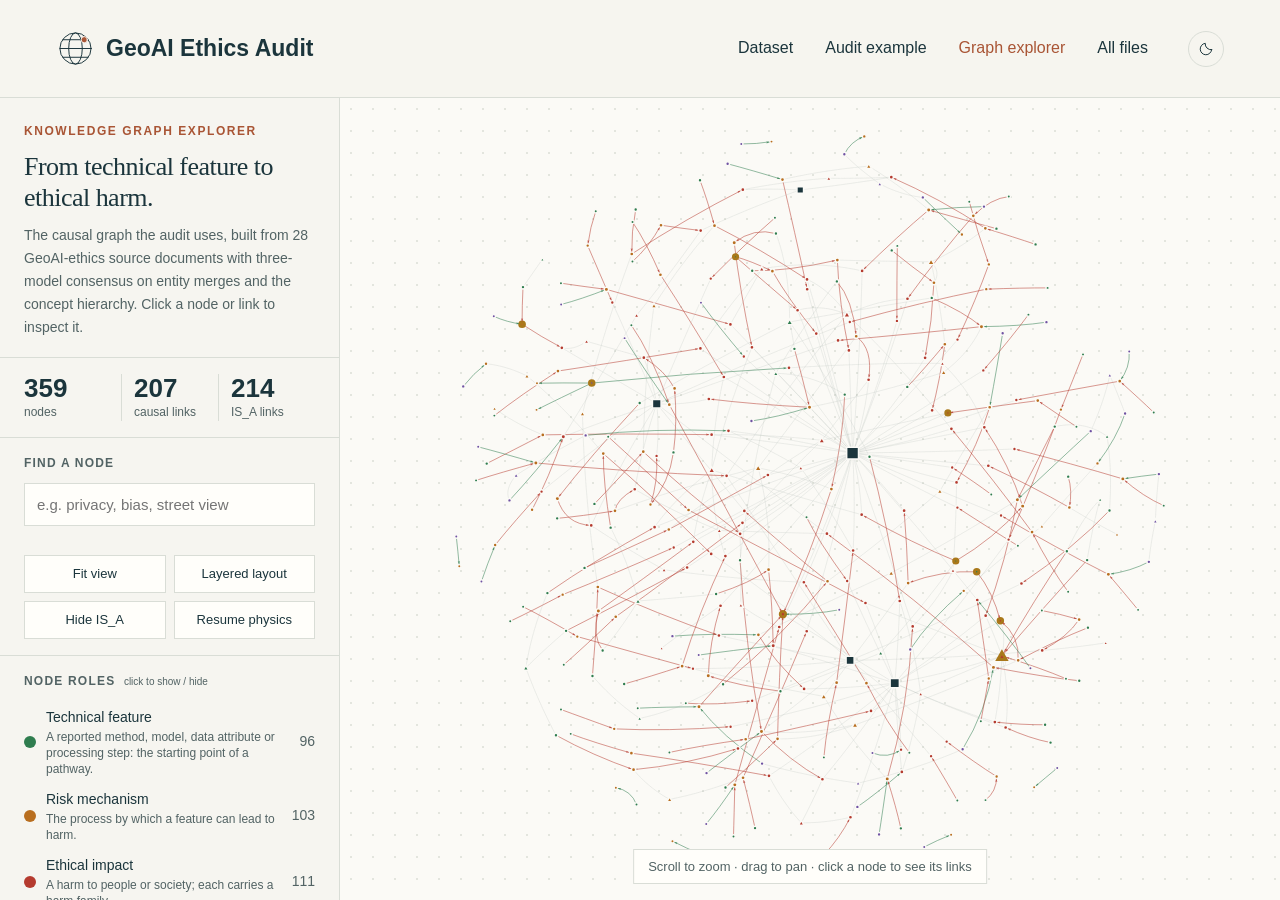
<file: graph.html>
<!doctype html>
<html lang="en">
<head>
  <meta charset="utf-8">
  <meta name="viewport" content="width=device-width, initial-scale=1">
  <meta name="description" content="Interactive explorer for the GeoAI ethics knowledge graph: technical features, risk mechanisms, ethical impacts, mitigations and their IS_A hierarchy.">
  <meta name="theme-color" content="#f6f5f0">
  <title>Knowledge Graph Explorer</title>
  <link rel="icon" href="assets/favicon.svg" type="image/svg+xml">
  <link rel="stylesheet" href="assets/style.css">
  <link rel="stylesheet" href="assets/graph.css">
  <script>
    /* Apply the saved or system theme before first paint (same key as the main page). */
    (function () {
      var t = null;
      try { t = localStorage.getItem('geoai-release-theme'); } catch (_) {}
      if (!t) t = window.matchMedia('(prefers-color-scheme: dark)').matches ? 'dark' : 'light';
      document.documentElement.dataset.theme = t;
    })();
  </script>
  <script src="assets/vendor/vis-network.min.js" defer></script>
  <script src="assets/graph_data.js" defer></script>
  <script src="assets/graph.js" defer></script>
</head>
<body class="graph-page">
<a class="skip-link" href="#kg-main">Skip to content</a>
<header class="site-header">
  <a class="brand" href="index.html" aria-label="GeoAI Ethics Audit home"><svg class="brand-mark" viewBox="0 0 40 40" aria-hidden="true"><circle cx="20" cy="20" r="16"/><ellipse cx="20" cy="20" rx="7" ry="16"/><path d="M4 20h32M7 11h26M7 29h26"/><circle class="brand-dot" cx="29" cy="11" r="3.2"/></svg><span>GeoAI Ethics Audit</span></a>
  <nav aria-label="Main navigation"><a href="index.html#datasets">Dataset</a><a href="index.html#method">Audit example</a><a href="graph.html" aria-current="page">Graph explorer</a><a href="index.html#data">All files</a></nav>
  <button class="theme-button" id="theme-toggle" type="button" aria-label="Switch theme" title="Switch theme"><svg viewBox="0 0 24 24" aria-hidden="true"><path d="M20.5 13.1A8.6 8.6 0 0 1 10.9 3.5a8.6 8.6 0 1 0 9.6 9.6Z"/></svg></button>
</header>
<main id="kg-main" class="kg-app">
  <aside class="kg-rail" aria-label="Graph controls">
    <div class="kg-intro">
      <div class="eyebrow">KNOWLEDGE GRAPH EXPLORER</div>
      <h1>From technical feature to ethical harm.</h1>
      <p>The causal graph the audit uses, built from 28 GeoAI-ethics source documents with three-model consensus on entity merges and the concept hierarchy. Click a node or link to inspect it.</p>
    </div>

    <div class="kg-sec kg-stats">
      <div><strong id="s-nodes">–</strong><span>nodes</span></div>
      <div><strong id="s-causal">–</strong><span>causal links</span></div>
      <div><strong id="s-isa">–</strong><span>IS_A links</span></div>
    </div>

    <div class="kg-sec">
      <label class="kg-label" for="kg-search">Find a node</label>
      <div class="kg-search-wrap">
        <input id="kg-search" type="search" placeholder="e.g. privacy, bias, street view" autocomplete="off" list="kg-node-list">
        <datalist id="kg-node-list"></datalist>
      </div>
      <p class="kg-search-msg" id="kg-search-msg" role="status"></p>
      <div class="kg-buttons">
        <button type="button" id="btn-fit">Fit view</button>
        <button type="button" id="btn-layout" aria-pressed="false">Layered layout</button>
        <button type="button" id="btn-isa" aria-pressed="true">Hide IS_A</button>
        <button type="button" id="btn-physics" aria-pressed="false">Resume physics</button>
      </div>
    </div>

    <div class="kg-sec">
      <h2 class="kg-label">Node roles <small>click to show / hide</small></h2>
      <div id="kg-legend"></div>
      <p class="kg-shapes"><span>● instance</span><span>▲ parent concept</span><span>■ harm category</span><span><i class="kg-ring"></i> merged node</span></p>
    </div>

    <div class="kg-sec">
      <h2 class="kg-label">Relations</h2>
      <div id="kg-relations"></div>
    </div>

    <div class="kg-sec">
      <h2 class="kg-label">Harm families <small>click to focus a cluster</small></h2>
      <div id="kg-harms"></div>
    </div>

    <div class="kg-sec kg-foot">
      <p>Rendered from <a id="kg-graph-link" href="knowledge_graph/geoai_knowledge_merged_hier_merged_consensus_hier.graphml" download><code>knowledge_graph/…_hier.graphml</code></a>. Concept-level copies of causal links (<code>derived = lifted</code>) are not drawn. Link width scales with the number of source documents.</p>
      <p><a href="index.html#data" class="kg-back">← All graph files and alignment records</a></p>
    </div>
  </aside>

  <section class="kg-stage" aria-label="Knowledge graph canvas">
    <div id="kg-net" role="img" aria-label="Interactive network of the knowledge graph. Use the controls on the left to search and filter."></div>
    <div class="kg-loading" id="kg-loading">Laying out the graph…</div>
    <div class="kg-error" id="kg-error" hidden></div>
    <div class="kg-hint" id="kg-hint">Scroll to zoom · drag to pan · click a node to see its links</div>
    <article class="kg-detail" id="kg-detail" hidden aria-live="polite">
      <header><span class="kg-badge" id="d-badge"></span><button type="button" class="kg-close" id="d-close" aria-label="Close details">×</button></header>
      <h3 id="d-title"></h3>
      <div id="d-body"></div>
    </article>
  </section>
</main>
</body>
</html>
</file>
<file: assets/style.css>
:root{color-scheme:light;--bg:#f6f5f0;--surface:#fffefa;--ink:#1b353c;--muted:#526364;--line:#d9ddd6;--accent:#a95535;--tint:#ecefe8;--nav:rgba(246,245,240,.96);--panel:#193b46;--panel-text:#f5f2e9;--panel-muted:#b6c9ca;--font:Inter,"Avenir Next",-apple-system,BlinkMacSystemFont,"Segoe UI",sans-serif;--serif:"Iowan Old Style","Palatino Linotype",Palatino,"Book Antiqua",Georgia,serif}
:root[data-theme="dark"]{color-scheme:dark;--bg:#13252b;--surface:#1b3036;--ink:#f0f0e7;--muted:#b4c2c1;--line:#35494c;--accent:#e1a07b;--tint:#20363d;--nav:rgba(19,37,43,.96);--panel:#0e1e24;--panel-text:#f5f2e9;--panel-muted:#b6c9ca}
*{box-sizing:border-box}html{scroll-behavior:smooth;scroll-padding-top:105px}body{margin:0;color:var(--ink);background:var(--bg);font:18px/1.65 var(--font);-webkit-font-smoothing:antialiased}a{color:inherit;text-decoration:none}button,input{font:inherit}button,a,input{touch-action:manipulation}button{cursor:pointer}button:disabled{cursor:default}button{color:inherit}svg{display:block}svg:not(#annual-chart){fill:none;stroke:currentColor;stroke-width:1.5;stroke-linecap:round;stroke-linejoin:round}button:focus-visible,a:focus-visible,input:focus-visible{outline:2px solid var(--accent);outline-offset:5px}p{margin:0 0 1em}h1,h2,h3{margin:0;font-weight:500}h1,h2{font-family:var(--serif)}[hidden]{display:none!important}.wrap{width:min(1200px,calc(100% - 112px));margin-inline:auto}.eyebrow{font-size:14px;letter-spacing:.16em;font-weight:650;line-height:1.6}.sr-only{position:absolute;width:1px;height:1px;padding:0;margin:-1px;overflow:hidden;clip:rect(0,0,0,0);white-space:nowrap;border:0}.skip-link{position:fixed;z-index:100;top:-70px;left:20px;background:var(--ink);color:var(--bg);padding:12px}.skip-link:focus{top:12px}
.site-header{height:98px;padding:0 56px;max-width:1600px;margin:auto;display:flex;align-items:center;gap:40px;border-bottom:1px solid var(--line);background:var(--nav)}.brand{display:flex;align-items:center;gap:11px;font-weight:650;font-size:23px;line-height:1}.brand-mark{width:39px;height:39px;stroke-width:1!important}.brand-dot{fill:var(--accent);stroke:var(--bg)}.brand-sub{display:block;font-size:12px;letter-spacing:.18em;margin-top:7px;font-weight:650}.site-header nav{margin-left:auto;display:flex;gap:32px;font-size:16px}.site-header nav a{padding:12px 0;position:relative}.site-header nav a:after{content:"";height:1px;background:var(--accent);position:absolute;bottom:5px;left:0;right:100%;transition:right .2s}.site-header nav a:hover:after{right:0}.theme-button{width:36px;height:36px;border:1px solid var(--line);border-radius:50%;background:transparent;display:grid;place-items:center}.theme-button svg{width:16px;height:16px}.theme-button:hover{background:var(--tint)}
.hero{display:grid;grid-template-columns:1.04fr 1fr;gap:65px;align-items:center;padding-top:74px;padding-bottom:66px}.hero-copy>.eyebrow{display:flex;align-items:center;gap:8px;margin-bottom:29px;font-size:13px;letter-spacing:.13em}.live-dot{width:6px;height:6px;background:var(--accent);border-radius:50%;flex-shrink:0}.hero h1{font-size:clamp(58px,6.8vw,96px);line-height:1.04;letter-spacing:-.055em}.hero h1 em{color:var(--accent);font-weight:400}.hero-intro{font-size:18px;line-height:1.85;max-width:420px;color:var(--muted);margin-top:29px;margin-bottom:29px}.hero-intro strong{color:var(--ink);font-weight:600}.hero-actions{display:flex;align-items:center;gap:25px;flex-wrap:wrap}.button{display:inline-flex;align-items:center;justify-content:center;gap:22px;padding:13px 19px;font-size:16px;font-weight:600;white-space:nowrap;min-height:46px;border:1px solid transparent;transition:background .2s,transform .2s}.button:hover{transform:translateY(-2px)}.button-primary{background:var(--ink);color:var(--bg)}.button-primary:hover{background:var(--accent);color:var(--surface)}.button-secondary{border-color:var(--line);background:var(--surface)}.button-secondary:hover{border-color:var(--accent)}.text-link{display:inline-flex;align-items:center;gap:10px;font-size:16px;font-weight:600}.text-link:hover{color:var(--accent)}.text-link svg{height:16px;width:16px}.hero-footnote{font-size:14px;color:var(--muted);margin:17px 0 0;letter-spacing:.015em}
.research-panel{background:var(--panel);color:var(--panel-text);padding:28px 30px 22px;position:relative}.panel-heading{display:flex;align-items:center;justify-content:space-between;color:var(--panel-muted);padding-bottom:17px;border-bottom:1px solid #ffffff20}.panel-heading .eyebrow{font-size:12px;letter-spacing:.14em}.panel-edition{font-size:14px;font-variant-numeric:tabular-nums;letter-spacing:.04em}.chart-heading{display:flex;justify-content:space-between;gap:12px;align-items:end;margin:21px 0 0}.chart-heading h2{font-size:27px;line-height:1.17;letter-spacing:-.025em;max-width:300px}.chart-switch{display:flex;gap:2px;padding:3px;background:#ffffff0c;flex-shrink:0}.chart-switch button{border:0;background:transparent;color:var(--panel-muted);font-size:13px;padding:5px 7px}.chart-switch button.selected{background:#ffffff20;color:var(--panel-text)}.chart-frame{margin-top:15px}#annual-chart{width:100%;height:auto;overflow:visible}#annual-chart text{font-family:var(--font);fill:var(--panel-muted);font-size:13px}.chart-grid{stroke:#ffffff13;stroke-width:1}.chart-bar{fill:#bcd0ca;transition:fill .15s}.chart-bar:hover,.chart-bar:focus{fill:#e6a173;outline:none}.chart-bar.partial{fill:#789c9e}.chart-footer{display:flex;justify-content:space-between;gap:10px;font-size:13px;align-items:center;color:var(--panel-muted);margin-top:3px}.chart-footer>span:first-child{display:flex;align-items:center;gap:5px}.chart-footer small{font-size:12px;opacity:.85}.chart-key{width:5px;height:5px;background:#bcd0ca;display:inline-block}.chart-footer #chart-readout{color:var(--panel-text);font-variant-numeric:tabular-nums;white-space:nowrap}.exposure{margin-top:22px;border-top:1px solid #ffffff20;padding-top:15px}.exposure>div:first-child{display:flex;justify-content:space-between;align-items:center}.exposure-label{font-size:14px;color:var(--panel-muted)}.exposure strong{font-size:28px;font-weight:400;font-family:var(--serif);line-height:1.2}.exposure strong>span{font-size:18px}.exposure-track,.keyword-track{height:5px;background:#ffffff0f;margin-top:8px}.exposure-track span,.keyword-track span{height:100%;display:block;background:#d99a70}.keyword-track{margin-top:5px;height:3px}.keyword-track span{background:#8eadaa}.keyword-line{display:flex;justify-content:space-between;align-items:center;margin-top:12px}.keyword-line span{font-size:13px;color:var(--panel-muted)}.keyword-line strong{font-family:var(--font);font-size:16px;color:var(--panel-muted)}.exposure>p{font-size:13px;line-height:1.6;color:var(--panel-muted);max-width:360px;margin:12px 0 0}
.metrics{display:grid;grid-template-columns:repeat(4,1fr);border-top:1px solid var(--line);border-bottom:1px solid var(--line);padding-block:25px}.metrics>div{padding-left:30px;border-left:1px solid var(--line);display:flex;flex-direction:column;gap:4px}.metrics>div:first-child{padding-left:0;border-left:0}.metric-index{font-size:13px;letter-spacing:.13em;color:var(--muted)}.metrics strong{font-size:43px;font-family:var(--serif);font-weight:400;line-height:1.25;letter-spacing:-.04em;font-variant-numeric:tabular-nums}.metrics>div>span:last-child{font-size:16px;color:var(--muted)}
.catalogue-section{padding-top:87px;padding-bottom:77px}.section-heading{display:flex;justify-content:space-between;gap:45px;align-items:end;margin-bottom:32px}.section-heading .eyebrow{color:var(--accent);margin-bottom:14px}.section-heading h2{font-size:48px;line-height:1.1;letter-spacing:-.04em}.section-heading>p{font-size:16px;color:var(--muted);line-height:1.8;max-width:355px;margin:0 0 3px}.download-banner{display:flex;align-items:center;gap:18px;padding:20px 22px;background:var(--tint);border:1px solid var(--line);margin-bottom:28px}.archive-symbol{width:30px;height:30px;flex-shrink:0}.archive-symbol svg{width:28px;height:28px;stroke-width:1.1}.download-banner>div:nth-child(2){display:flex;flex-direction:column;gap:4px}.download-banner strong{font-size:17px;font-weight:600}.download-banner>div>span{font-size:16px;color:var(--muted)}.download-banner .button{margin-left:auto;font-size:16px;padding:10px 16px;gap:16px}.button-meta{font-size:14px;color:var(--muted);font-weight:400}.search-field{display:flex;align-items:center;gap:11px;border:1px solid var(--line);background:var(--surface);padding:13px 17px}.search-field:focus-within{border-color:var(--accent)}.search-field svg{width:17px;height:17px;color:var(--muted);flex-shrink:0}.search-field input{width:100%;border:0;background:transparent;outline:none;color:var(--ink);font-size:16px;min-width:0}.search-field input:focus-visible{outline:none}.search-field input::placeholder{color:var(--muted)}.search-hint{font-size:14px;color:var(--muted);white-space:nowrap;border-left:1px solid var(--line);padding-left:16px}.filters{display:flex;gap:8px;flex-wrap:wrap;margin:18px 0 13px}.filter{font-size:14px;border:1px solid var(--line);background:transparent;padding:7px 11px;display:flex;gap:8px;align-items:center}.filter span{font-size:13px;color:var(--muted)}.filter.active{background:var(--ink);color:var(--bg);border-color:var(--ink)}.filter.active span{color:inherit;opacity:.7}.filter:hover:not(.active){background:var(--tint)}.catalogue-count{font-size:14px;color:var(--muted);margin-bottom:11px;min-height:17px}.file-table{width:100%;border-collapse:collapse;text-align:left}.file-table th{padding:12px 13px;color:var(--muted);font-size:13px;font-weight:500;text-transform:uppercase;letter-spacing:.11em;border-bottom:1px solid var(--line);background:var(--tint)}.file-table th:first-child,.file-table td:first-child{padding-left:16px}.file-table td{padding:18px 13px;border-bottom:1px solid var(--line);vertical-align:top}.file-table tr:hover td{background:var(--surface)}.file-table td:nth-child(2){width:68%}.file-format{display:inline-block;border:1px solid var(--line);font-size:12px;letter-spacing:.05em;padding:3px 5px;white-space:nowrap;min-width:36px;text-align:center;font-weight:600;margin-top:1px}.file-title{font-weight:600;font-size:16px;line-height:1.6;display:inline-block}.file-title:hover{text-decoration:underline;text-underline-offset:3px;color:var(--accent)}.file-desc{font-size:16px;color:var(--muted);line-height:1.7;margin:4px 0 5px;max-width:650px}.file-path{font:13px/1.7 ui-monospace,SFMono-Regular,Menlo,monospace;color:var(--muted);overflow-wrap:anywhere}.file-meta{font-size:14px;color:var(--muted);white-space:nowrap;font-variant-numeric:tabular-nums}.file-actions{white-space:nowrap}.preview-button{border:0;border-bottom:1px solid var(--line);padding:2px 0;background:transparent;font-size:14px;line-height:1.6}.preview-button:hover{color:var(--accent);border-color:var(--accent)}.download-icon{display:inline-block;vertical-align:middle;margin-left:15px;padding:4px;color:var(--muted)}.download-icon svg{width:16px;height:16px}.download-icon:hover{color:var(--accent)}.catalogue-bottom{display:flex;justify-content:space-between;gap:15px;margin-top:17px;font-size:14px;color:var(--muted);align-items:center}.show-more{font-size:16px;border:1px solid var(--line);background:transparent;padding:9px 13px;display:flex;gap:25px}.show-more:hover{background:var(--tint)}.empty-state{text-align:center;padding:44px 20px;border-bottom:1px solid var(--line)}.empty-state strong{font-family:var(--serif);font-size:25px;font-weight:400}.empty-state p{font-size:16px;color:var(--muted);margin-top:9px}
.method-section{background:var(--tint);border-top:1px solid var(--line);border-bottom:1px solid var(--line);padding:65px 0}.method-section .section-heading>p{max-width:340px}.causal-flow{display:grid;grid-template-columns:1.1fr .45fr 1.1fr .45fr 1.1fr 1.2fr;align-items:center;margin-top:38px;margin-bottom:35px;padding:25px 0;border-block:1px solid var(--line)}.flow-node>span,.flow-control>span{font-size:13px;color:var(--accent);letter-spacing:.1em}.flow-node h3,.flow-control h3{font-family:var(--serif);font-size:23px;margin-top:8px;letter-spacing:-.03em}.flow-node p,.flow-control p{font-size:16px;color:var(--muted);margin:7px 0 0;line-height:1.7}.flow-edge{display:flex;flex-direction:column;align-items:center;color:var(--muted);font-size:12px;align-self:center;padding-right:15px}.flow-edge i{font-style:normal;font-size:28px;font-weight:300;line-height:1.2}.flow-control{border-left:1px solid var(--line);padding-left:26px;margin-left:22px}.method-details{display:grid;grid-template-columns:1fr 1fr;gap:90px}.method-details h3{font-size:17px;font-weight:600;margin-bottom:10px}.method-details p{font-size:16px;color:var(--muted);line-height:1.8}.method-details .text-link{font-size:16px;margin-top:3px}
.reuse-section{padding-block:75px}.reuse-grid{display:grid;grid-template-columns:repeat(3,1fr);border-top:1px solid var(--line);border-bottom:1px solid var(--line)}.reuse-item{padding:26px;display:flex;flex-direction:column;transition:background .2s}.reuse-item:first-child{padding-left:0}.reuse-item+.reuse-item{border-left:1px solid var(--line)}.reuse-item:hover{background:var(--tint)}.reuse-number{font-size:14px;color:var(--accent);margin-bottom:20px}.reuse-item h3{font-family:var(--serif);font-size:25px;line-height:1.2;margin-bottom:11px;letter-spacing:-.025em}.reuse-item p{font-size:16px;line-height:1.8;color:var(--muted);margin-bottom:20px}.reuse-file{font-size:14px;margin-top:auto;display:flex;justify-content:space-between;gap:20px}.reuse-file>span{color:var(--accent)}.release-note{display:flex;gap:15px;align-items:start;margin-top:25px;color:var(--muted)}.note-icon{display:grid;place-items:center;width:16px;height:16px;flex-shrink:0;border:1px solid var(--muted);border-radius:50%;font:italic 16px var(--serif);margin-top:3px}.release-note p{font-size:16px;line-height:1.9;margin:0}.release-note strong{color:var(--ink);font-weight:600}
.about-section{display:grid;grid-template-columns:.85fr 1.5fr;gap:85px;padding-top:40px;padding-bottom:70px;border-top:1px solid var(--line)}.about-label .eyebrow{color:var(--accent);margin-bottom:17px}.about-label h2{font-size:38px;line-height:1.16;letter-spacing:-.04em}.article-title{font:25px/1.3 var(--serif);letter-spacing:-.02em;margin-bottom:17px}.about-content{min-width:0}.about-content>p:not(.article-title){font-size:16px;color:var(--muted)}.authors{color:var(--ink)!important;font-weight:550}.scope-columns{display:grid;grid-template-columns:1fr 1fr;gap:32px;margin-top:27px;margin-bottom:24px}.scope-columns h3{font-size:16px;font-weight:600;margin-bottom:9px}.scope-columns p{font-size:16px;color:var(--muted);line-height:1.85;margin:0}.citation-block{padding:19px 22px;background:var(--tint);border-left:2px solid var(--accent)}.citation-block>div{display:flex;align-items:center;justify-content:space-between;gap:10px;margin-bottom:12px}.citation-block h3{font-size:16px;font-weight:600}.citation-block>p{font-size:16px;line-height:1.8;margin-bottom:12px}.citation-status{font-size:14px;color:var(--muted);display:block;line-height:1.8}.contact{margin-top:23px!important;line-height:1.9}.site-footer{border-top:1px solid var(--line);display:flex;justify-content:space-between;align-items:center;gap:25px;padding-block:23px;color:var(--muted);font-size:14px}.footer-brand{font-size:16px;color:var(--ink);font-weight:600}.footer-brand span{font-size:14px;color:var(--muted);font-weight:400;margin-left:12px}.site-footer>a:last-child:hover{color:var(--accent)}
.preview-dialog{border:1px solid var(--line);background:var(--bg);color:var(--ink);padding:28px;width:min(850px,calc(100% - 32px));max-height:85vh;overflow:auto;box-shadow:0 20px 100px #0003}.preview-dialog::backdrop{background:#0e242ba6;backdrop-filter:blur(3px)}.preview-header{display:flex;justify-content:space-between;align-items:center;margin-bottom:10px}.preview-header>.eyebrow{color:var(--accent)}#close-preview{background:transparent;border:1px solid var(--line);height:30px;width:30px;font-size:22px;line-height:1}.preview-dialog h2{font-size:32px;line-height:1.2;margin-bottom:12px;overflow-wrap:anywhere}.preview-dialog>p{font-size:16px;color:var(--muted)}.preview-file-meta{font:14px/1.8 ui-monospace,SFMono-Regular,Menlo,monospace;overflow-wrap:anywhere;color:var(--muted);margin:15px 0}.preview-data-scroll{overflow:auto;max-height:350px;border:1px solid var(--line);background:var(--surface)}.preview-data-scroll table{border-collapse:collapse;font-size:14px;width:100%;text-align:left}.preview-data-scroll th{position:sticky;top:0;background:var(--tint);font-weight:600}.preview-data-scroll td,.preview-data-scroll th{padding:10px 12px;border-right:1px solid var(--line);border-bottom:1px solid var(--line);min-width:110px;max-width:360px;white-space:normal;vertical-align:top}.preview-data-scroll td{min-width:150px}.preview-code{padding:18px;background:var(--surface);border:1px solid var(--line);font:16px/1.8 ui-monospace,SFMono-Regular,Menlo,monospace;white-space:pre-wrap;overflow-wrap:anywhere;max-height:350px;overflow:auto}.preview-dialog-footer{display:flex;justify-content:space-between;align-items:center;gap:20px;margin-top:22px}.preview-dialog-footer>span{font-size:14px;color:var(--muted)}.toast{position:fixed;z-index:100;bottom:25px;left:50%;transform:translateX(-50%);background:var(--ink);color:var(--bg);box-shadow:0 4px 30px #0002;font-size:16px;padding:12px 22px;max-width:calc(100% - 32px);text-align:center}
.figure-guide{border-block:1px solid var(--line);margin-top:28px}.figure-guide summary{list-style:none;cursor:pointer;display:flex;justify-content:space-between;gap:15px;padding:17px 0;font-size:16px;font-weight:600}.figure-guide summary::-webkit-details-marker{display:none}.figure-guide[open] summary>span{transform:rotate(45deg)}.figure-guide-grid{display:grid;grid-template-columns:1fr 1fr;gap:22px 35px;padding:8px 0 25px}.figure-guide h3{font-size:16px;font-weight:600;margin-bottom:8px}.figure-guide p{font-size:16px;line-height:1.85;color:var(--muted);margin:0}.figure-guide a{text-decoration:underline;text-underline-offset:2px}.figure-guide a:hover{color:var(--accent)}.preview-sample-note{font-size:16px;color:var(--muted)}
@media(max-width:500px){.figure-guide-grid{grid-template-columns:1fr}.figure-guide summary{font-size:16px}}
@media(min-width:1500px){.hero{gap:90px;padding-block:90px}.hero h1{font-size:100px}.hero-intro{font-size:18px}.research-panel{padding:32px 35px 25px}}
@media(max-width:1100px){.wrap{width:calc(100% - 72px)}.site-header{padding-inline:36px}.hero{gap:35px;padding-top:50px}.hero h1{font-size:72px}.hero-copy>.eyebrow{font-size:12px}.research-panel{padding:23px}.chart-heading h2{font-size:24px}.chart-switch{align-self:start}.chart-heading{align-items:start}.chart-footer{font-size:12px}.chart-footer small{display:none}.hero-actions{gap:17px}.metrics strong{font-size:38px}.file-meta{white-space:normal;min-width:95px}.method-details{gap:45px}.flow-node h3,.flow-control h3{font-size:20px}.flow-control{padding-left:15px;margin-left:10px}.about-section{gap:40px}}
@media(max-width:800px){.wrap{width:calc(100% - 48px)}.site-header{height:80px;padding-inline:24px;gap:24px}.site-header nav{gap:18px;font-size:16px}.hero{grid-template-columns:1fr;gap:35px;padding-top:43px;padding-bottom:40px}.hero-copy>.eyebrow{font-size:13px;margin-bottom:22px}.hero h1{font-size:84px}.hero-intro{max-width:500px;font-size:18px;margin-top:23px}.research-panel{max-width:none;padding:25px 29px}.chart-heading h2{font-size:31px}.chart-frame{max-width:650px;margin-inline:auto}#annual-chart{max-height:230px}.chart-footer{font-size:14px}.chart-footer small{display:inline}.exposure{margin-top:22px}.exposure>p{max-width:none}.metrics{grid-template-columns:1fr 1fr;row-gap:25px}.metrics>div:nth-child(3){border-left:0;padding-left:0}.metrics strong{font-size:42px}.section-heading h2{font-size:42px}.section-heading>p{max-width:260px;font-size:16px}.catalogue-section{padding-top:55px;padding-bottom:50px}.download-banner{padding:18px;gap:13px}.download-banner>div>span{max-width:260px}.download-banner .button{gap:10px}.button-meta{display:none}.file-actions{white-space:normal;width:80px;min-width:80px}.download-icon{margin:7px 0 0 0;display:block;width:24px}.file-table td,.file-table th{padding:13px 8px}.file-table th:first-child,.file-table td:first-child{padding-left:0}.file-table td:nth-child(2){width:auto}.file-path{font-size:12px}.file-desc{font-size:14px}.file-meta{font-size:13px;min-width:75px}.causal-flow{grid-template-columns:1fr .35fr 1fr .35fr 1fr;row-gap:20px}.flow-control{grid-column:1/-1;border:0;border-top:1px solid var(--line);padding:15px 0 0;margin:0;display:flex;align-items:center;gap:20px}.flow-control h3,.flow-control p{margin:0}.method-details{gap:35px}.reuse-section{padding-block:50px}.reuse-item{padding:20px}.reuse-item h3{font-size:22px}.reuse-item p{font-size:16px}.about-section{grid-template-columns:1fr;gap:30px}.about-label h2{font-size:42px}.about-label h2 br{display:none}.about-content .article-title{font-size:26px}.site-footer{flex-wrap:wrap}.site-footer>span{display:none}}
@media(max-width:500px){.wrap{width:calc(100% - 36px)}.site-header{height:76px;padding-inline:18px;gap:14px}.brand{font-size:20px;gap:8px}.brand-mark{height:33px;width:33px}.brand-sub{font-size:11px;letter-spacing:.14em}.site-header nav{gap:14px;margin-left:auto}.site-header nav a:first-child,.site-header nav a:last-child{display:none}.theme-button{height:30px;width:30px;flex-shrink:0}.hero{padding-top:34px;gap:30px}.hero h1{font-size:68px}.hero-copy>.eyebrow{font-size:11px;letter-spacing:.09em;gap:6px}.hero-intro{font-size:17px;line-height:1.85}.hero-actions{gap:20px}.button{font-size:16px;padding:12px 16px;gap:17px}.text-link{font-size:16px}.hero-footnote{font-size:13px}.research-panel{padding:21px 19px}.panel-heading .eyebrow{font-size:11px}.panel-edition{font-size:13px}.chart-heading h2{font-size:26px}.chart-switch button{padding:5px 6px;font-size:12px}.chart-footer{font-size:12px}.chart-footer small{display:none}.metrics{padding-block:22px;row-gap:23px}.metrics>div{padding-left:20px}.metric-index{font-size:12px}.metrics strong{font-size:38px}.metrics>div>span:last-child{font-size:14px}.section-heading{display:block;margin-bottom:24px}.section-heading h2{font-size:38px}.section-heading>p{max-width:none;margin-top:17px}.section-heading .eyebrow{font-size:13px;margin-bottom:12px}.download-banner{flex-wrap:wrap;gap:13px;padding:16px}.archive-symbol{width:26px}.download-banner>div:nth-child(2){flex:1}.download-banner>div>span{font-size:14px}.download-banner .button{margin-left:0;width:100%;justify-content:space-between}.button-meta{display:inline;margin-left:auto}.search-field{padding:12px}.search-field input{font-size:16px}.search-hint{display:none}.filters{gap:6px}.filter{font-size:13px;padding:7px 9px;gap:6px}.table-scroll{overflow-x:auto}.file-table th:first-child,.file-table td:first-child{display:none}.file-table td{padding-block:15px}.file-table td:nth-child(2){padding-left:0}.file-table td:nth-child(3),.file-table th:nth-child(3){display:none}.file-title{font-size:16px}.file-desc{font-size:14px}.file-actions{width:55px;min-width:55px;text-align:right;padding-right:0!important}.download-icon{margin-left:auto}.catalogue-bottom{align-items:start}.catalogue-bottom>span{max-width:160px;font-size:13px}.show-more{font-size:14px;gap:12px;padding:8px 10px}.method-section{padding-block:43px}.causal-flow{grid-template-columns:1fr;gap:15px;padding-block:23px;margin-top:25px}.flow-node{display:grid;grid-template-columns:30px 1fr;align-items:baseline;gap:0 10px}.flow-node>span{grid-row:1/3}.flow-node h3{font-size:24px;margin:0}.flow-node p{grid-column:2;font-size:16px;margin-top:4px}.flow-node p br{display:none}.flow-edge{display:none}.flow-control{grid-column:1;display:block;padding-top:18px;margin-top:5px}.flow-control h3{display:inline;margin-left:14px;font-size:23px}.flow-control p{margin-top:6px;font-size:16px}.method-details{grid-template-columns:1fr;gap:26px}.method-details p{font-size:16px}.reuse-grid{grid-template-columns:1fr}.reuse-item,.reuse-item:first-child{padding:23px 0}.reuse-item+.reuse-item{border-left:0;border-top:1px solid var(--line)}.reuse-number{margin-bottom:10px}.reuse-item h3{font-size:27px}.reuse-item p{margin-bottom:13px}.release-note{gap:11px}.release-note p{font-size:14px}.about-section{padding-top:32px;padding-bottom:43px}.about-label h2{font-size:34px}.scope-columns{grid-template-columns:1fr;gap:21px}.article-title{font-size:24px!important}.citation-block{padding:16px}.site-footer{padding-block:20px;font-size:13px;gap:14px}.footer-brand{font-size:14px}.footer-brand span{display:none}.preview-dialog{padding:20px}.preview-dialog h2{font-size:27px}.preview-dialog-footer{flex-wrap:wrap}.preview-dialog-footer .button{width:100%}}
@media(prefers-reduced-motion:reduce){html{scroll-behavior:auto}*,*:before,*:after{transition:none!important;animation:none!important}}
@media print{.site-header,.hero-actions,.catalogue-tools,.filters,.file-actions,.preview-dialog,.toast,.theme-button,.download-banner,.show-more{display:none!important}body{background:white;color:black}.wrap{width:100%}.hero{padding-top:20px}.research-panel{print-color-adjust:exact}.catalogue-section,.reuse-section{padding-block:25px}a{color:inherit}.file-table tr{break-inside:avoid}}

/* Dataset entry points and the worked audit are the two primary reading paths. */
.hero h1{font-size:clamp(58px,6.1vw,88px)}.hero-intro{max-width:440px}.release-panel{padding:28px 30px}.panel-question{font:28px/1.25 var(--serif);letter-spacing:-.02em;margin:24px 0}.intro-path{padding:0 0 19px}.intro-path>div{border-left:2px solid #b6c9ca55;padding:9px 16px;background:#ffffff05}.intro-path>div:last-child{border-color:#d99a70}.intro-path>div>span{display:block;font-size:12px;letter-spacing:.13em;color:var(--panel-muted);margin-bottom:4px}.intro-path strong{font-size:17px;font-weight:500}.intro-arrow{display:flex;align-items:center;gap:10px;font-size:20px;line-height:1.3;color:var(--panel-muted);padding:4px 17px}.intro-arrow small{font-size:13px}.panel-caption{font-size:14px;line-height:1.8;color:var(--panel-muted);margin:0 0 16px}.panel-link{display:flex;justify-content:space-between;font-size:16px;padding-top:14px;border-top:1px solid #ffffff20}.panel-link:hover{color:#e8b392}.dataset-section{padding-block:72px}.dataset-grid{display:grid;grid-template-columns:repeat(4,minmax(0,1fr));border:1px solid var(--line);background:var(--surface)}.dataset-card{padding:24px;min-width:0;display:flex;flex-direction:column}.dataset-card+.dataset-card{border-left:1px solid var(--line)}.dataset-card-top{display:flex;justify-content:space-between;align-items:center;margin-bottom:26px}.dataset-number{font:italic 25px var(--serif);color:var(--accent)}.dataset-card h3{font:26px/1.2 var(--serif);letter-spacing:-.025em;margin-bottom:14px}.dataset-card>p{font-size:16px;color:var(--muted);line-height:1.85}.dataset-detail{font-size:14px;color:var(--muted);line-height:1.9;margin-top:auto;padding-top:12px;padding-bottom:20px}.dataset-links{display:flex;flex-direction:column;gap:10px;border-top:1px solid var(--line);padding-top:17px;font-size:16px;font-weight:550}.dataset-links a:hover{color:var(--accent)}.dataset-scope{display:flex;align-items:start;gap:40px;justify-content:space-between;margin-top:23px}.dataset-scope p{font-size:16px;color:var(--muted);line-height:1.85;margin:0;max-width:800px}.dataset-scope strong{color:var(--ink);font-weight:600}.dataset-scope a{white-space:nowrap;font-size:14px}.case-intro{display:grid;grid-template-columns:1.25fr 1fr;gap:60px;padding:25px 0 30px;border-block:1px solid var(--line);margin-bottom:32px}.case-label{font-size:12px;letter-spacing:.12em;color:var(--accent);font-weight:650}.case-intro h3{font:31px/1.2 var(--serif);margin:9px 0 12px}.case-intro p{font-size:16px;color:var(--muted);line-height:1.9;margin-bottom:13px}.case-intro .text-link{font-size:14px}.case-reading{border-left:1px solid var(--line);padding-left:30px}.case-reading p{margin:12px 0 0}.case-tabs{display:grid;grid-template-columns:repeat(4,minmax(0,1fr));gap:5px;margin-bottom:0}.case-tabs button{display:flex;gap:10px;text-align:left;border:1px solid var(--line);background:transparent;padding:15px 16px;font-size:14px;color:var(--muted);align-items:baseline}.case-tabs button span{font-size:16px}.case-tabs button[aria-selected="true"]{background:var(--surface);border-bottom-color:var(--surface);color:var(--ink);position:relative;z-index:1}.case-tabs button[aria-selected="true"]:before{position:absolute;content:"";height:2px;background:var(--accent);top:-1px;left:-1px;right:-1px}.case-scene{border:1px solid var(--line);background:var(--surface);padding:32px;margin-top:-1px}.scene-heading{display:flex;justify-content:space-between;gap:20px;align-items:start}.scene-heading h3{font:28px/1.3 var(--serif);letter-spacing:-.02em;margin-top:14px}.record-id{font:13px/1.8 ui-monospace,SFMono-Regular,Menlo,monospace;color:var(--muted);white-space:nowrap;padding-top:4px}.status-badge{display:inline-block;font-size:12px;letter-spacing:.1em;padding:5px 9px;border:1px solid var(--line);font-weight:600}.potential{color:var(--accent)}.instantiated{color:var(--ink);background:var(--tint)}.not-triggered{color:var(--muted)}.case-path{display:grid;grid-template-columns:1fr .45fr 1fr .45fr 1fr;align-items:stretch;gap:6px;padding:30px 0;margin-block:24px;border-block:1px solid var(--line)}.case-node{padding:18px 14px;background:var(--tint);min-width:0;display:flex;flex-direction:column;justify-content:center}.case-node>span{font-size:11px;letter-spacing:.08em;color:var(--muted);line-height:1.8}.case-node h4{font:20px/1.4 var(--serif);margin:10px 0 0;letter-spacing:-.02em}.impact-node{border-left:2px solid var(--accent)}.mitigation-node{border-left:2px solid var(--ink)}.case-arrow{display:flex;flex-direction:column;align-items:center;justify-content:center;min-width:0;color:var(--muted);padding:8px 0}.case-arrow>span{font-size:11px;letter-spacing:.04em}.case-arrow b{font-size:28px;line-height:1.5;font-weight:400}.case-arrow small{font-size:12px}.short-path{grid-template-columns:1fr .45fr 1fr;max-width:820px}.scene-notes{display:grid;grid-template-columns:repeat(3,minmax(0,1fr));gap:30px}.scene-notes h4{font-size:16px;font-weight:600;margin:0 0 10px}.scene-notes p{font-size:16px;color:var(--muted);line-height:1.9;margin:0}.scene-checks{margin-top:25px;border-top:1px solid var(--line)}.scene-checks summary{display:flex;justify-content:space-between;gap:15px;font-size:16px;padding:15px 0 0;cursor:pointer;list-style:none}.scene-checks summary::-webkit-details-marker{display:none}.scene-checks[open] summary>span{transform:rotate(45deg)}.scene-checks p{font-size:16px;color:var(--muted);line-height:1.9;margin:15px 0 0;max-width:850px}.scene-checks code{font-size:14px}.comparison-context{font-size:16px;color:var(--muted);margin:16px 0 0;overflow-wrap:anywhere}.comparison-context a{text-decoration:underline;text-underline-offset:3px}.case-takeaway{display:flex;gap:13px;margin-top:22px;color:var(--muted)}.case-takeaway p{font-size:16px;line-height:1.9;margin:0}.case-takeaway strong{color:var(--ink);font-weight:600}.method-section .figure-guide{margin-top:23px}.workflow-overview{display:grid;grid-template-columns:1.3fr 1fr;gap:45px;padding:5px 0 20px}.workflow-overview ol{margin:0;padding-left:18px}.workflow-overview li{font-size:16px;color:var(--muted);line-height:1.9;padding:4px 0}.workflow-overview strong{color:var(--ink);font-weight:600}.workflow-overview>p{font-size:16px;color:var(--muted);line-height:1.9;margin:4px 0}.workflow-overview a{text-decoration:underline}.catalogue-section{padding-block:65px 30px}.catalogue-disclosure{border:1px solid var(--line)}.catalogue-disclosure>summary{cursor:pointer;display:flex;justify-content:space-between;padding:20px 22px;font-size:16px;font-weight:600;list-style:none}.catalogue-disclosure>summary::-webkit-details-marker{display:none}.catalogue-disclosure[open]>summary{border-bottom:1px solid var(--line)}.catalogue-disclosure[open]>summary>span{transform:rotate(45deg)}.catalogue-content{padding:22px}.corpus-context .research-panel{margin:0 0 22px;max-width:760px}.corpus-context .chart-heading{margin-top:0}.corpus-context .chart-heading h3{font:21px/1.3 var(--serif);color:var(--panel-text);font-weight:400}.corpus-context .panel-caption{margin-top:16px;margin-bottom:0}.reuse-section{padding-top:40px}
@media(max-width:1100px){.dataset-card{padding:20px}.dataset-card h3{font-size:23px}.case-tabs button{padding:13px 10px;gap:7px}.case-tabs button span{font-size:14px}.case-node h4{font-size:18px}.scene-heading h3{font-size:25px}}
@media(max-width:800px){.dataset-section{padding-block:50px}.dataset-grid{grid-template-columns:repeat(2,minmax(0,1fr))}.dataset-card:nth-child(3){border-left:0}.dataset-card:nth-child(n+3){border-top:1px solid var(--line)}.dataset-scope{display:block}.dataset-scope a{margin-top:14px}.case-intro{gap:25px}.case-scene{padding:23px}.scene-heading{display:block}.record-id{display:block;margin-top:12px}.case-node{padding:14px 10px}.case-node h4{font-size:18px}.case-path{grid-template-columns:1fr .32fr 1fr .32fr 1fr;gap:3px}.short-path{grid-template-columns:1fr .4fr 1fr}.scene-notes{gap:20px}.case-tabs{grid-template-columns:repeat(2,minmax(0,1fr));gap:5px;margin-bottom:9px}.case-tabs button[aria-selected="true"]{border-bottom-color:var(--line)}.workflow-overview{grid-template-columns:1fr;gap:15px}.panel-question{font-size:30px}.hero h1{font-size:80px}}
@media(max-width:500px){.hero h1{font-size:60px}.release-panel{padding:22px}.panel-question{font-size:27px}.dataset-grid{grid-template-columns:1fr}.dataset-card+.dataset-card{border-left:0;border-top:1px solid var(--line)}.dataset-card{padding:22px}.dataset-card-top{margin-bottom:18px}.dataset-card h3{font-size:29px}.dataset-card>p{font-size:16px}.dataset-detail{padding-top:4px;padding-bottom:16px}.dataset-links{flex-direction:row;flex-wrap:wrap;gap:12px 22px;font-size:16px}.case-intro{grid-template-columns:1fr;gap:20px}.case-reading{border-left:0;border-top:1px solid var(--line);padding:17px 0 0}.case-intro h3{font-size:29px}.case-intro p{font-size:16px}.case-tabs button{padding:12px 10px;gap:7px;font-size:13px}.case-tabs button span{font-size:14px}.case-scene{padding:20px 16px}.scene-heading h3{font-size:26px}.scene-heading h3 br{display:none}.case-path,.short-path{grid-template-columns:1fr;gap:0;padding-block:20px;margin-block:20px}.case-node{padding:17px}.case-node h4{font-size:23px;margin-top:6px}.case-node h4 br{display:none}.case-arrow{padding:10px 0;display:grid;grid-template-columns:1fr 30px 1fr;gap:14px;justify-items:center}.case-arrow b{transform:rotate(90deg);font-size:25px}.case-arrow>span{justify-self:end}.case-arrow small{justify-self:start;font-size:13px}.scene-notes{grid-template-columns:1fr;gap:20px}.scene-notes h4{font-size:16px;margin-bottom:6px}.scene-notes p,.scene-checks p{font-size:16px}.scene-checks summary{font-size:14px}.case-takeaway p{font-size:14px}.catalogue-content{padding:14px}.catalogue-disclosure>summary{padding:18px 16px}.catalogue-section{padding-block:45px 15px}.site-header nav{font-size:16px;gap:14px}.site-header nav a:first-child{display:inline}.site-header nav a[href="#data"]{display:none}.hero-actions{gap:17px}.hero-actions .text-link{font-size:14px}.corpus-context .research-panel{padding:18px}.corpus-context .chart-heading h3{font-size:18px}}

/* Draw semantic connectors independently of the installed text font. */
.case-arrow .relation-mark{width:84px;height:48px;max-width:100%;stroke:var(--ink);stroke-width:2.5;stroke-linecap:round;stroke-linejoin:round;fill:none;flex-shrink:0}
.case-arrow .relation-mark.potential{color:inherit;background:none;border:0;padding:0}
.case-arrow>span{font-weight:600;letter-spacing:.03em}.case-arrow small{color:var(--muted)}
.case-node h4{font-size:24px;line-height:1.4}.case-node>span{font-size:12px;letter-spacing:.04em}
.scene-notes p,.scene-checks p{line-height:1.8}.scene-heading h3{font-size:32px}
.dataset-card>p,.case-intro p{line-height:1.8}.dataset-card h3{font-size:29px}
.file-desc{line-height:1.8}.file-path{line-height:1.8}.preview-dialog>p{line-height:1.8}
.short-path{max-width:none;grid-template-columns:1fr .45fr 1fr}
@media(max-width:1100px){.dataset-grid{grid-template-columns:repeat(2,minmax(0,1fr))}.dataset-card:nth-child(3){border-left:0}.dataset-card:nth-child(n+3){border-top:1px solid var(--line)}.case-node h4{font-size:22px}.case-path{grid-template-columns:1fr 95px 1fr 95px 1fr}.short-path{grid-template-columns:1fr 110px 1fr}.site-header nav{gap:22px}.scene-heading h3{font-size:30px}}
@media(max-width:800px){.case-path,.short-path{grid-template-columns:1fr;gap:0}.case-node{padding:20px}.case-node h4{font-size:25px}.case-node h4 br{display:none}.case-arrow{display:grid;grid-template-columns:1fr 52px 1fr;gap:14px;justify-items:center;align-items:center;padding:12px 0}.case-arrow .relation-mark{width:52px;height:64px;transform:rotate(90deg);max-width:none}.case-arrow>span{justify-self:end}.case-arrow small{justify-self:start}.scene-notes{grid-template-columns:1fr;gap:23px}.case-tabs button{min-height:58px}.case-tabs button span{font-size:16px}.site-header nav{gap:17px}.record-id{white-space:normal}.dataset-scope{display:block}.dataset-scope a{margin-top:14px}.metrics>div>span:last-child{max-width:240px}.chart-footer{flex-wrap:wrap}}
@media(max-width:500px){.site-header{height:auto;min-height:110px;flex-wrap:wrap;padding-block:15px;gap:12px}.site-header .brand{margin-right:auto}.theme-button{order:2}.site-header nav{order:3;flex-basis:100%;justify-content:center;margin-left:0;gap:32px;font-size:16px}.site-header nav a{padding:4px 0}.dataset-grid{grid-template-columns:1fr}.dataset-card h3{font-size:30px}.case-tabs button{padding:13px 10px;gap:8px}.case-tabs button span{font-size:14px}.case-tabs button{font-size:12px}.scene-heading h3{font-size:29px}.case-node h4{font-size:25px}.case-node>span{font-size:12px}.case-arrow small{font-size:13px}.case-arrow>span{font-size:12px}.hero-actions .text-link{font-size:16px}.hero-actions{gap:20px}.panel-heading{gap:12px;align-items:start}.panel-heading .eyebrow{font-size:11px}.panel-edition{font-size:12px}.panel-question{font-size:29px}.hero-copy>.eyebrow{font-size:11px}.metrics>div{padding-left:15px}.metrics strong{font-size:38px}.metrics>div>span:last-child{font-size:14px}.scope-columns p,.citation-block>p,.about-content>p:not(.article-title){font-size:16px}.catalogue-content{padding:12px}.file-actions{min-width:70px}.corpus-context .chart-heading{flex-wrap:wrap}.dataset-links{flex-direction:column}.scene-checks summary{line-height:1.7}}

.case-arrow svg.relation-mark:not(#annual-chart){stroke:var(--ink);stroke-width:2.5;fill:none}
/* worked example: source-to-result trace */
.trace{list-style:none;margin:28px 0 0;padding:0;border-top:1px solid var(--line)}
.trace-step{display:grid;grid-template-columns:34px minmax(0,1fr);gap:18px;padding:22px 0;border-bottom:1px solid var(--line);position:relative}
.trace-step:not(:last-child):after{content:"";position:absolute;left:16px;top:56px;bottom:-14px;border-left:1px dashed var(--line)}
.step-no{display:inline-flex;align-items:center;justify-content:center;width:34px;height:34px;border:1px solid var(--line);border-radius:50%;font:600 14px/1 var(--font);color:var(--accent);background:var(--surface);position:relative;z-index:1}
.step-label{display:block;font-size:12px;letter-spacing:.12em;font-weight:650;color:var(--muted);margin:6px 0 12px}
.result-label{display:flex;align-items:center;gap:18px;margin:26px 0 -8px;color:var(--ink)}
.trace-step p{font-size:16px;line-height:1.8;margin:0}
.trace-step em{font-style:normal;font-family:var(--serif);font-size:18px}
.source-quote{margin:0 0 12px;padding:16px 20px;background:var(--tint);border-left:3px solid var(--accent)}
.source-quote p{font:17px/1.75 var(--serif);margin:0}
.source-quote mark{background:color-mix(in srgb,var(--accent) 22%,transparent);color:inherit;padding:1px 2px}
.source-quote cite{display:block;margin-top:8px;font:normal 12px/1.6 var(--font);letter-spacing:.04em;color:var(--muted)}
.edge-row,.check-row{display:grid;grid-template-columns:34px minmax(0,1fr);gap:4px 12px;align-items:baseline;margin-bottom:12px}
.edge-row code{font:14px/1.7 ui-monospace,SFMono-Regular,Menlo,monospace;overflow-wrap:anywhere}
.edge-row code b{color:var(--accent);font-weight:600;white-space:nowrap}
.edge-cond{grid-column:2;font-size:14px;color:var(--muted);font-style:italic}
.edge-id{font:13px/1.7 ui-monospace,SFMono-Regular,Menlo,monospace;color:var(--muted)}
.step-note{color:var(--muted)}
.checks{display:flex;flex-wrap:wrap;gap:6px;list-style:none;margin:0;padding:0}
.chk{display:inline-flex;gap:7px;align-items:baseline;font-size:14px;line-height:1.5;padding:5px 10px;border:1px solid var(--line)}
.chk span{font-weight:700}
.chk.pass span{color:#2f7a55}.chk.fail span{color:var(--accent)}.chk.none{color:var(--muted)}
:root[data-theme="dark"] .chk.pass span{color:#8fd1ac}
.s1-ref{display:inline-block;margin-left:8px;padding:0 6px;border:1px solid var(--line);font:600 11px/1.7 var(--font);letter-spacing:.06em;color:var(--accent)}
.onto-row{display:grid;grid-template-columns:minmax(150px,max-content) minmax(0,1fr);gap:4px 16px;align-items:baseline;padding:6px 0;border-bottom:1px dotted var(--line)}
.onto-row:last-of-type{border-bottom:0;margin-bottom:8px}
.onto-type{font:12px/1.6 ui-monospace,SFMono-Regular,Menlo,monospace;color:var(--muted)}
.onto-type b{color:var(--accent);font-weight:600}
.edge-src,.edge-lift{grid-column:2;font-size:13px;line-height:1.6;color:var(--muted)}
.doi-link{color:var(--ink);text-decoration:underline;text-decoration-color:var(--line);text-underline-offset:2px;overflow-wrap:anywhere}.doi-link:hover{text-decoration-color:var(--accent)}
.edge-lift{border-left:2px solid var(--line);padding-left:8px;margin-top:2px}
.chk code{font-size:12px}
.chk.label{background:var(--tint)}
.chk.label strong{font-weight:650;letter-spacing:.04em}
.scene-limit{font-size:16px;line-height:1.85;color:var(--muted);margin:0;padding-top:18px;border-top:1px solid var(--line)}
.scene-limit strong{color:var(--ink);font-weight:600}
@media(max-width:500px){.trace-step{grid-template-columns:28px minmax(0,1fr);gap:12px}.step-no{width:28px;height:28px;font-size:13px}.trace-step:not(:last-child):after{left:13px;top:48px}.source-quote{padding:13px 14px}.source-quote p{font-size:16px}.edge-row,.check-row{grid-template-columns:1fr}.edge-cond,.edge-src,.edge-lift{grid-column:1}.onto-row{grid-template-columns:1fr}}

/* Audit map: every saved finding of the worked example at once; each link opens its evidence trace. */
:root{--role-tf:#2f7d4f;--role-rm:#b86e1f;--role-ei:#b53b2f;--role-mi:#6f52a3}
:root[data-theme="dark"]{--role-tf:#6cc08b;--role-rm:#e3a35c;--role-ei:#ef8a7c;--role-mi:#b39ae6}
.audit-map{background:var(--surface);border:1px solid var(--line);padding:28px 30px 30px;margin-bottom:34px}
.map-heading{display:flex;justify-content:space-between;align-items:end;gap:40px;margin-bottom:16px}
.map-heading h3{font:28px/1.25 var(--serif);letter-spacing:-.02em;margin:8px 0 0}
.map-heading p{margin:0;max-width:360px;font-size:15px;line-height:1.7;color:var(--muted)}
.map-legend{display:flex;flex-wrap:wrap;gap:6px 20px;font-size:13px;color:var(--muted);padding:12px 0 18px;border-bottom:1px solid var(--line)}
.map-legend>span{display:flex;align-items:center;gap:7px}
.map-legend .lg{width:11px;height:11px;border-radius:50%}
.lg.tf{background:var(--role-tf)}.lg.rm{background:var(--role-rm)}.lg.ei{background:var(--role-ei)}.lg.mi{background:var(--role-mi)}
.map-legend .lg-note{flex-basis:100%;font-size:12px}
.map-chains{list-style:none;margin:0;padding:0}
.map-chain{padding:20px 0;border-bottom:1px solid var(--line)}
.map-chain-label{font-size:15px;font-weight:600;margin-bottom:12px}
.map-chain-label span{font-size:12px;letter-spacing:.12em;color:var(--muted);font-weight:600;margin-right:10px}
.map-path{display:grid;grid-template-columns:minmax(0,1fr) 168px minmax(0,1fr) 168px minmax(0,1fr);align-items:stretch}
.map-path.short{grid-template-columns:minmax(0,1fr) 168px minmax(0,1fr);max-width:62%}
.map-node{--c:var(--muted);display:flex;flex-direction:column;justify-content:center;gap:3px;border:1px solid var(--c);border-left-width:4px;background:color-mix(in srgb,var(--c) 7%,transparent);padding:11px 14px;min-height:92px;transition:background .15s}
.map-node:hover,.map-node:focus-visible{background:color-mix(in srgb,var(--c) 15%,transparent)}
.map-node span{font-size:11px;letter-spacing:.1em;text-transform:uppercase;font-weight:650;color:var(--c)}
.map-node strong{font-size:16px;line-height:1.35;font-weight:600}
.map-node em{font-style:normal;font-size:12px;color:var(--c)}
.map-node.tf{--c:var(--role-tf)}.map-node.rm{--c:var(--role-rm)}.map-node.ei{--c:var(--role-ei)}.map-node.mi{--c:var(--role-mi)}
.map-edge{display:flex;flex-direction:column;align-items:center;justify-content:center;gap:3px;border:1px solid transparent;background:none;padding:6px 6px;margin:0 4px;text-align:center;font-size:12px;color:var(--muted);transition:background .15s,border-color .15s}
.map-edge:hover,.map-edge:focus-visible{background:var(--tint);border-color:var(--line)}
.map-edge[aria-pressed="true"]{background:var(--tint);border-color:var(--line)}
.map-edge.current{border-color:var(--accent);box-shadow:inset 0 -2px 0 var(--accent)}
.map-edge-id{font:600 12px ui-monospace,Menlo,monospace;color:var(--ink)}
.map-rel{font-size:11px;font-weight:700;letter-spacing:.08em;color:var(--ink)}
.map-line{width:100%;height:12px;stroke:var(--ink);stroke-width:2;fill:none;vector-effect:non-scaling-stroke}
.map-line path{vector-effect:non-scaling-stroke}
.map-edge.st-potential .map-line path:first-child,.map-edge.st-not-triggered .map-line path:first-child{stroke-dasharray:5 4}
.map-edge .status-badge{font-size:10px;padding:2px 6px;margin:2px 0}
.map-checks{font-size:11.5px;line-height:1.35}
.trace-heading{display:flex;align-items:baseline;gap:14px;padding:0 0 12px;scroll-margin-top:110px}
.trace-heading strong{font:22px/1.3 var(--serif);letter-spacing:-.01em}
@media(max-width:1100px){.map-path{grid-template-columns:minmax(0,1fr) 128px minmax(0,1fr) 128px minmax(0,1fr)}.map-path.short{max-width:none;grid-template-columns:minmax(0,1fr) 128px minmax(0,1fr)}.map-node strong{font-size:14.5px}.map-heading{display:block}.map-heading p{margin-top:10px;max-width:none}}
@media(max-width:800px){.audit-map{padding:20px 16px}.map-path,.map-path.short{grid-template-columns:1fr}.map-node{min-height:0}
  .map-edge{flex-direction:row;flex-wrap:wrap;justify-content:flex-start;gap:4px 10px;margin:0;padding:8px 10px 8px 18px;text-align:left;border-left:2px dashed var(--line)}
  .map-line{display:none}.map-rel:after{content:" ↓"}.map-checks{flex-basis:100%}
  .trace-heading{display:block}.trace-heading strong{display:block;font-size:19px;margin-top:4px}}

/* Finding tabs under the evidence-trace heading: an explicit way in, alongside the map links. */
.trace-tabs{display:grid;grid-template-columns:6fr 1.25fr;gap:22px;margin:0 0 -1px;position:relative;z-index:1}
.tab-group{min-width:0;display:flex;flex-direction:column;gap:6px}
.tab-row{display:grid;grid-template-columns:repeat(6,minmax(0,1fr));gap:5px;flex:1}
.tab-group-compare .tab-row{grid-template-columns:1fr}
.tab-group-label{font-size:11px;letter-spacing:.12em;font-weight:650;color:var(--muted)}
.tab-group-compare .tab-group-label{color:var(--accent)}
.tab-group-compare .trace-tab{border-style:dashed}
.trace-tab{display:flex;flex-direction:column;align-items:flex-start;gap:2px;text-align:left;border:1px solid var(--line);background:transparent;padding:10px 12px 11px;color:var(--muted);transition:background .15s,color .15s}
.trace-tab:hover,.trace-tab:focus-visible{color:var(--ink);background:var(--surface)}
.trace-tab-id{font:600 13px ui-monospace,Menlo,monospace;color:var(--ink)}
.trace-tab-label{font-size:13.5px;line-height:1.3}
.trace-tab-st{font-size:10px;letter-spacing:.1em;font-weight:650;margin-top:3px}
.trace-tab[aria-selected="true"]{background:var(--surface);color:var(--ink);border-bottom-color:var(--surface);position:relative}
.trace-tab[aria-selected="true"]:before{position:absolute;content:"";height:2px;background:var(--accent);top:-1px;left:-1px;right:-1px}
.trace-tab.related{background:color-mix(in srgb,var(--surface) 55%,transparent);color:var(--ink)}
.trace-tab.related .trace-tab-id:after{content:" · same trace";font:400 11px var(--font);color:var(--muted)}
@media(max-width:1100px){.trace-tabs{grid-template-columns:1fr;gap:12px}.tab-row{grid-template-columns:repeat(3,minmax(0,1fr))}.tab-group-compare .tab-row{grid-template-columns:repeat(3,minmax(0,1fr))}.trace-tab[aria-selected="true"]{border-bottom-color:var(--line)}.trace-tabs{margin-bottom:9px}}
@media(max-width:800px){.tab-row{display:flex;overflow-x:auto;scrollbar-width:thin;padding-bottom:4px}.trace-tab{flex:0 0 150px}}

/* Shared chain traces: the link chosen in the map or tabs stays in focus. */
.edge-row,.check-row{transition:opacity .2s,box-shadow .2s}
.row-dim{opacity:.38}
.row-focus{box-shadow:inset 3px 0 0 var(--accent);padding-left:12px}

/* The comparison paper sits in its own box so its finding is never read as part of paper 026. */
.compare-map{border-style:dashed;background:transparent}
.compare-head{margin-bottom:18px;max-width:880px}
.compare-flag{display:inline-block;font-size:11px;letter-spacing:.12em;font-weight:700;color:var(--bg);background:var(--accent);padding:3px 9px;margin-bottom:10px}
.compare-head .case-label{display:block;color:var(--muted)}
.compare-head h3{font:22px/1.3 var(--serif);letter-spacing:-.01em;margin:8px 0 6px}
.compare-head p{margin:0;font-size:14.5px;color:var(--muted);line-height:1.7}
.compare-head .compare-why{margin-top:8px;color:var(--ink)}
.compare-map .map-path.short{max-width:62%}
.compare-scene{border-style:dashed}
@media(max-width:1100px){.compare-map .map-path.short{max-width:none}}
.map-chain:last-child{border-bottom:0;padding-bottom:0}
</file>
<file: assets/graph.css>
/* Knowledge graph explorer (graph.html). Builds on the release tokens in style.css. */
:root{--kg-tf:#2f7d4f;--kg-rm:#b86e1f;--kg-ei:#b53b2f;--kg-mi:#6f52a3;--kg-hc:#1b353c;--kg-merge:#a9781a;
  --kg-promotes:#b53b2f;--kg-inhibits:#2f7d4f;--kg-isa:#9aa6a3;--kg-canvas:#fbfaf6;--kg-grid:#e3e5de}
:root[data-theme="dark"]{--kg-tf:#6cc08b;--kg-rm:#e3a35c;--kg-ei:#ef8a7c;--kg-mi:#b39ae6;--kg-hc:#f0f0e7;--kg-merge:#e6c164;
  --kg-promotes:#ef8a7c;--kg-inhibits:#6cc08b;--kg-isa:#5b6f71;--kg-canvas:#16292f;--kg-grid:#233a40}

.graph-page{height:100vh;display:flex;flex-direction:column;overflow:hidden}
.graph-page .site-header{flex-shrink:0;width:100%;max-width:none}
.graph-page .site-header nav a[aria-current="page"]{color:var(--accent)}
.kg-app{flex:1;min-height:0;display:grid;grid-template-columns:340px 1fr;border-top:0}

.kg-rail{overflow-y:auto;border-right:1px solid var(--line);background:var(--bg);font-size:15px;line-height:1.55}
.kg-intro{padding:24px 24px 18px}
.kg-intro .eyebrow{color:var(--accent);font-size:12px;letter-spacing:.13em;margin-bottom:10px}
.kg-intro h1{font:26px/1.2 var(--serif);letter-spacing:-.02em;margin:0 0 10px}
.kg-intro p{margin:0;color:var(--muted);font-size:14px;line-height:1.65}
.kg-sec{padding:16px 24px;border-top:1px solid var(--line)}
.kg-label{display:block;font-family:var(--font);font-size:12px;font-weight:600;letter-spacing:.1em;text-transform:uppercase;color:var(--muted);margin:0 0 10px}
.kg-label small{font-weight:400;letter-spacing:0;text-transform:none;margin-left:4px}
.kg-stats{display:grid;grid-template-columns:repeat(3,1fr);gap:0}
.kg-stats div{display:flex;flex-direction:column;padding-left:12px;border-left:1px solid var(--line)}
.kg-stats div:first-child{padding-left:0;border-left:0}
.kg-stats strong{font-size:26px;font-weight:600;line-height:1.1;font-variant-numeric:tabular-nums}
.kg-stats span{font-size:12px;color:var(--muted)}

.kg-search-wrap input{width:100%;padding:9px 12px;border:1px solid var(--line);background:var(--surface);color:var(--ink);font-size:15px;border-radius:0;outline:none}
.kg-search-wrap input:focus{border-color:var(--accent)}
.kg-search-msg{font-size:13px;color:var(--muted);margin:6px 0 0;min-height:1em}
.kg-buttons{display:grid;grid-template-columns:1fr 1fr;gap:8px;margin-top:10px}
.kg-buttons button{border:1px solid var(--line);background:var(--surface);padding:8px 10px;font-size:13px;text-align:center}
.kg-buttons button:hover,.kg-buttons button:focus-visible{border-color:var(--accent);color:var(--accent)}

.kg-row{display:flex;align-items:center;gap:10px;width:100%;border:0;background:none;padding:6px 8px;margin:0 -8px;width:calc(100% + 16px);font-size:14px;text-align:left}
.kg-row:hover{background:var(--tint)}
.kg-row[aria-pressed="false"]{opacity:.4}
.kg-row.on{background:var(--tint);box-shadow:inset 3px 0 0 var(--accent)}
.kg-row .ct{margin-left:auto;color:var(--muted);font-variant-numeric:tabular-nums}
.kg-dot{width:12px;height:12px;border-radius:50%;flex-shrink:0}
.kg-row small{display:block;color:var(--muted);font-size:12px;line-height:1.35}
.kg-shapes{display:flex;flex-wrap:wrap;gap:4px 14px;font-size:12px;color:var(--muted);margin:10px 0 0}
.kg-ring{display:inline-block;width:10px;height:10px;border-radius:50%;border:2px solid var(--kg-merge);vertical-align:-1px}
.kg-bar{margin-bottom:9px}
.kg-bar>div:first-child{display:flex;justify-content:space-between;font-size:13px;color:var(--muted)}
.kg-bar>div:first-child b{color:var(--ink);font-weight:600}
.kg-bar>i{display:block;height:5px;background:var(--line);margin-top:3px}
.kg-bar>i>i{display:block;height:100%}
.kg-foot{font-size:13px;color:var(--muted)}
.kg-foot p{margin:0 0 8px}
.kg-foot a{color:var(--accent)}
.kg-foot code{font-size:12px}

.kg-stage{position:relative;min-width:0;min-height:0;overflow:hidden;background:var(--kg-canvas)}
#kg-net{position:absolute;inset:0;background-image:radial-gradient(circle,var(--kg-grid) 1px,transparent 1px);background-size:22px 22px}
.kg-loading,.kg-hint{position:absolute;left:50%;transform:translateX(-50%);font-size:13px;color:var(--muted);background:var(--surface);border:1px solid var(--line);padding:6px 14px;pointer-events:none;white-space:nowrap}
.kg-loading{top:45%}
.kg-hint{bottom:16px}
.kg-stage.has-detail .kg-hint{display:none}
.kg-error{position:absolute;top:16px;left:16px;right:16px;padding:12px 14px;border:1px solid var(--kg-ei);background:var(--surface);color:var(--kg-ei);font-size:14px}

.kg-detail{position:absolute;top:16px;right:16px;width:360px;max-height:calc(100% - 32px);overflow-y:auto;background:var(--surface);border:1px solid var(--line);box-shadow:0 18px 50px #0b1d2226;padding:16px 18px 18px;font-size:14px;line-height:1.55}
.kg-detail header{display:flex;justify-content:space-between;align-items:center}
.kg-badge{font-size:11px;font-weight:700;letter-spacing:.08em;text-transform:uppercase;color:#fff;padding:3px 9px}
:root[data-theme="dark"] .kg-badge{color:#13252b}
.kg-close{border:0;background:none;font-size:24px;line-height:1;color:var(--muted);padding:0 4px}
.kg-close:hover{color:var(--ink)}
.kg-detail h3{font:20px/1.3 var(--serif);margin:12px 0 14px;letter-spacing:-.01em}
.kg-field{margin-bottom:14px}
.kg-field>span:not(.kg-chip){display:block;font-size:11px;font-weight:600;letter-spacing:.1em;text-transform:uppercase;color:var(--muted);margin-bottom:4px}
.kg-chip{display:inline-block;border:1px solid var(--line);background:var(--tint);padding:1px 8px;margin:2px 4px 2px 0;font-size:13px}
.kg-link{display:block;width:100%;text-align:left;border:1px solid var(--line);background:var(--bg);padding:8px 10px;margin-bottom:6px;font-size:13px}
.kg-link:hover,.kg-link:focus-visible{border-color:var(--accent)}
.kg-link b{display:block;font-size:11px;letter-spacing:.08em}
.kg-more{color:var(--muted);font-size:13px}

@media(max-width:900px){
  .graph-page{height:auto;overflow:visible}
  .kg-app{grid-template-columns:1fr;grid-template-rows:auto}
  .kg-rail{border-right:0;border-bottom:1px solid var(--line);overflow:visible}
  .kg-stage{height:78vh;order:-1}
  .kg-intro{padding:20px 16px 14px}.kg-sec{padding:14px 16px}
  .kg-detail{left:12px;right:12px;width:auto;top:auto;bottom:12px;max-height:55%}
  .kg-hint{display:none}
}
</file>
